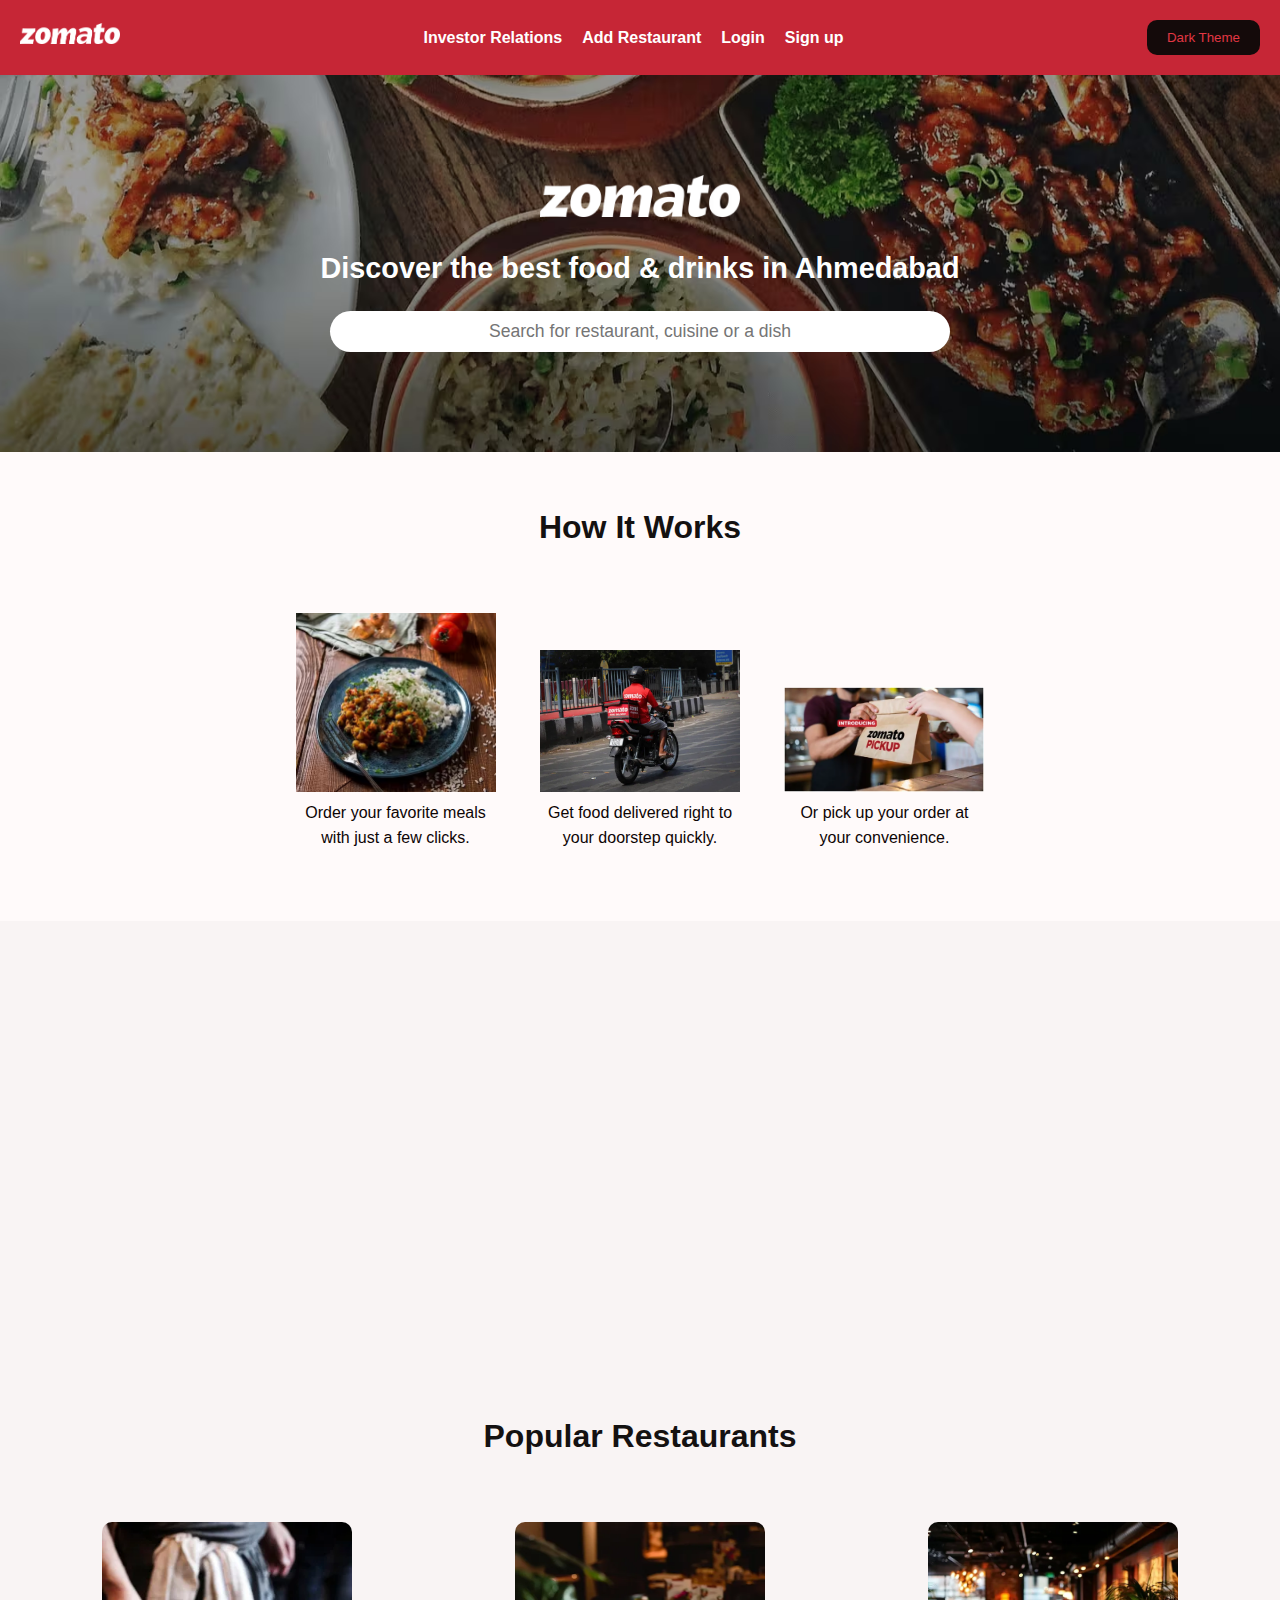
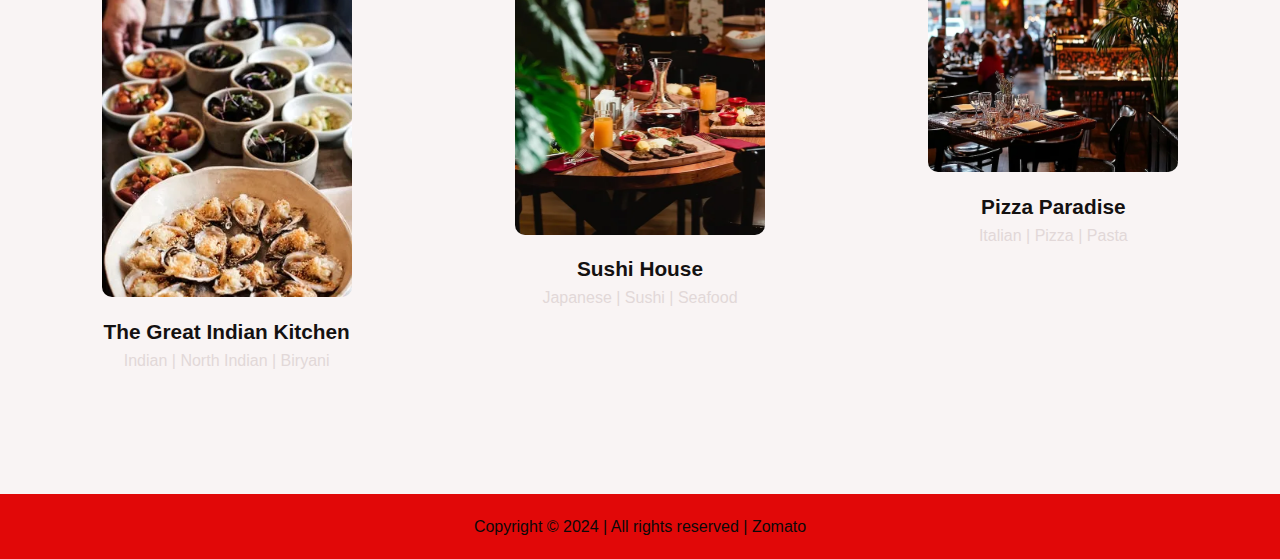
<file: index.html>
<!DOCTYPE html>
<html lang="en">
  <head>
    <meta charset="UTF-8" />
    <meta name="viewport" content="width=device-width, initial-scale=1.0" />
    <title>Zomato - Order Food Online</title>
    <link rel="stylesheet" href="css/style.css" />
  </head>
  <body>
    <header>
      <div class="logo">
        <img
          src="img.png/zomato-logo.png"
          class="high-res-image"
          alt="Zomato Logo"
          aria-hidden="true"
        />
      </div>
      <nav>
        <ul class="nav-list">
          <li><a href="/investor.html" target="_blank">Investor Relations</a></li>
          <li><a href="/Add Restaurant.html" target="_blank">Add Restaurant</a></li>
          <li><a href="/Login.html" target="_blank">Login</a></li>
          <li><a href="/sign up.html" target="_blank">Sign up</a></li>
        </ul>
      </nav>
      <button id="theme-toggle" class="theme-toggle">Dark Theme</button>
    </header>

    <main>
      <section class="hero-section">
        <img
          src="img.png/zomato-logo.png"
          class="main-logo"
          alt="Zomato Logo"
          aria-hidden="true"
        />
        <p class="intro-text">Discover the best food & drinks in Ahmedabad</p>
        <input
          type="text"
          placeholder="Search for restaurant, cuisine or a dish"
          class="search-input"
        />
      </section>

      <section class="services-section">
        <h2>How It Works</h2>
        <div class="service">
          <img src="img.png/order online.png" alt="Order Online" />
          <p>Order your favorite meals with just a few clicks.</p>
        </div>
        <div class="service">
          <img src="img.png/zomatodelivery.png" alt="Delivery" />
          <p>Get food delivered right to your doorstep quickly.</p>
        </div>
        <div class="service">
          <img src="img.png/zomato-pickup.png" alt="Pick Up" />
          <p>Or pick up your order at your convenience.</p>
        </div>
      </section>

      <section>
        <div class="video-container">
          <iframe
            width="560"
            height="315"
            src="https://www.youtube.com/embed/UHJ7a8n_LZs?si=P-lwdBun_JDwEAP1"
            title="YouTube video player"
            frameborder="0"
            allow="accelerometer; autoplay; clipboard-write; encrypted-media; gyroscope; picture-in-picture; web-share"
            referrerpolicy="strict-origin-when-cross-origin"
            allowfullscreen
          ></iframe>
        </div>
      </section>

      <section class="popular-section">
        <h2>Popular Restaurants</h2>
        <div class="restaurant-list">
          <div class="restaurant">
            <img src="img.png/restaurant.png" alt="Restaurant 1" />
            <h3>The Great Indian Kitchen</h3>
            <p>Indian | North Indian | Biryani</p>
          </div>
          <div class="restaurant">
            <img src="img.png/restaurant2.png" alt="Restaurant 2" />
            <h3>Sushi House</h3>
            <p>Japanese | Sushi | Seafood</p>
          </div>
          <div class="restaurant">
            <img src="img.png/restaurant3.png" alt="Restaurant 3" />
            <h3>Pizza Paradise</h3>
            <p>Italian | Pizza | Pasta</p>
          </div>
        </div>
      </section>
    </main>

    <footer>
      <p>Copyright &copy; 2024 | All rights reserved | Zomato</p>
    </footer>

    <script src="js/script.js"></script>
  </body>
</html>
</file>
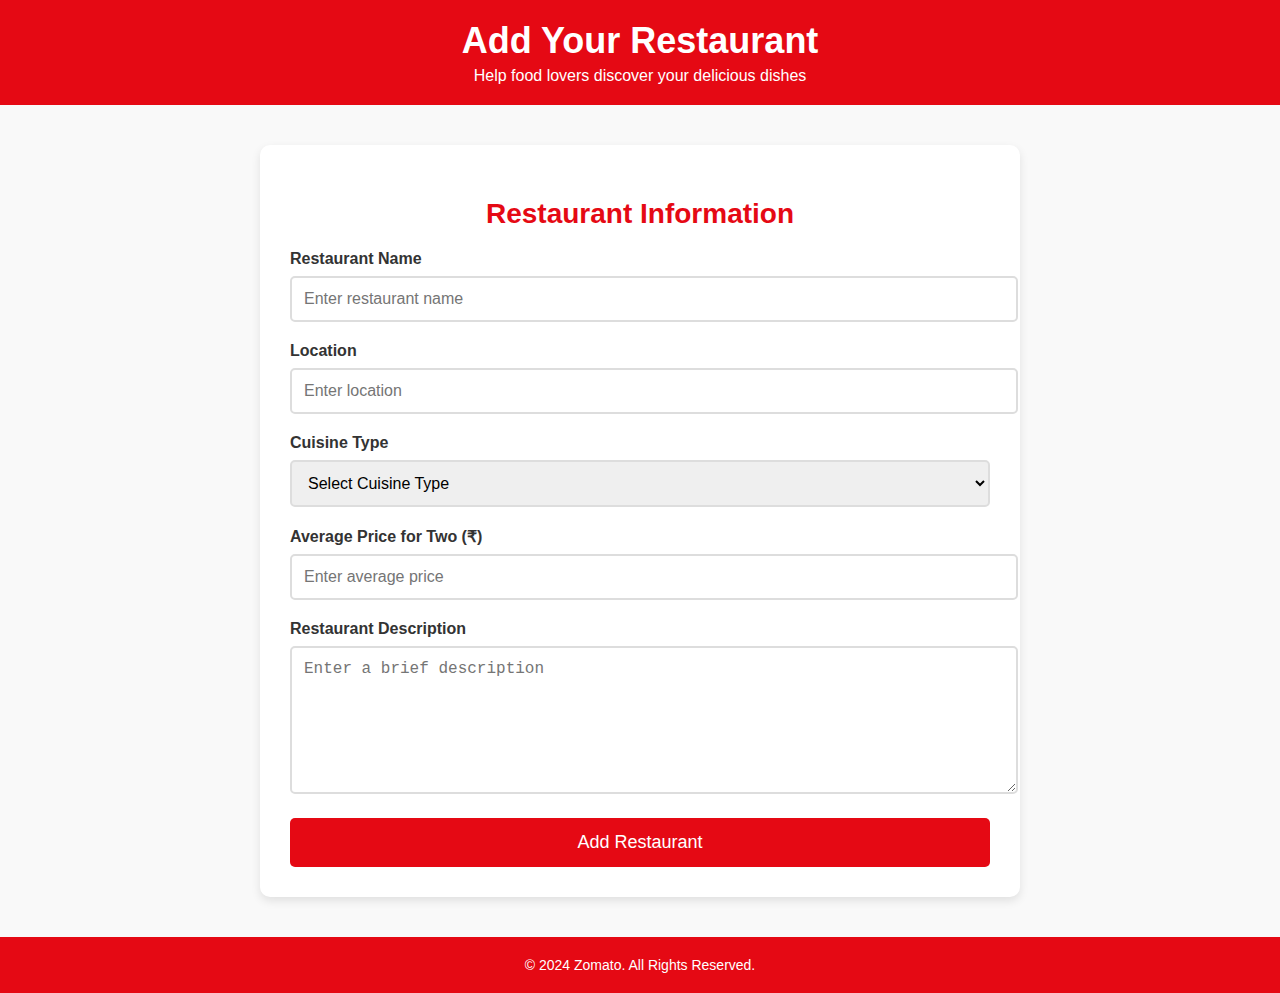
<file: Add Restaurant.html>
<!DOCTYPE html>
<html lang="en">
<head>
    <meta charset="UTF-8">
    <meta name="viewport" content="width=device-width, initial-scale=1.0">
    <title>Add Restaurant | Zomato</title>
    <style>
        /* General Styles */
        body {
            font-family: 'Arial', sans-serif;
            margin: 0;
            padding: 0;
            background-color: #f9f9f9;
            color: #333;
        }

        /* Header Styles */
        header {
            background-color: #e50914;
            color: white;
            padding: 20px;
            text-align: center;
        }

        header h1 {
            margin: 0;
            font-size: 36px;
        }

        header p {
            margin: 5px 0 0;
            font-size: 16px;
        }

        /* Form Container */
        .form-container {
            background-color: #fff;
            padding: 30px;
            margin: 40px auto;
            width: 80%;
            max-width: 700px;
            border-radius: 10px;
            box-shadow: 0 4px 10px rgba(0, 0, 0, 0.1);
        }

        .form-container h2 {
            text-align: center;
            color: #e50914;
            margin-bottom: 20px;
            font-size: 28px;
        }

        .form-group {
            margin-bottom: 20px;
        }

        .form-group label {
            font-weight: bold;
            color: #333;
            display: block;
            margin-bottom: 8px;
        }

        .form-group input, 
        .form-group textarea, 
        .form-group select {
            width: 100%;
            padding: 12px;
            border: 2px solid #ddd;
            border-radius: 5px;
            font-size: 16px;
        }

        .form-group textarea {
            resize: vertical;
            height: 120px;
        }

        .form-group input:focus, 
        .form-group textarea:focus, 
        .form-group select:focus {
            border-color: #e50914;
            outline: none;
        }

        /* Submit Button */
        .submit-btn {
            width: 100%;
            padding: 14px;
            background-color: #e50914;
            color: white;
            font-size: 18px;
            border: none;
            border-radius: 5px;
            cursor: pointer;
            transition: background-color 0.3s ease;
        }

        .submit-btn:hover {
            background-color: #b00810;
        }

        /* Footer */
        footer {
            background-color: #e50914;
            color: white;
            text-align: center;
            padding: 20px;
            margin-top: 40px;
        }

        footer p {
            margin: 0;
            font-size: 14px;
        }

        /* Responsive Design */
        @media (max-width: 768px) {
            .form-container {
                width: 95%;
            }

            header h1 {
                font-size: 28px;
            }
        }
    </style>
</head>
<body>

    <!-- Header -->
    <header>
        <h1>Add Your Restaurant</h1>
        <p>Help food lovers discover your delicious dishes</p>
    </header>

    <!-- Form Container -->
    <div class="form-container">
        <h2>Restaurant Information</h2>
        <form action="/submit-restaurant" method="POST">
            <!-- Restaurant Name -->
            <div class="form-group">
                <label for="restaurant-name">Restaurant Name</label>
                <input type="text" id="restaurant-name" name="restaurant_name" placeholder="Enter restaurant name" required>
            </div>

            <!-- Location -->
            <div class="form-group">
                <label for="restaurant-location">Location</label>
                <input type="text" id="restaurant-location" name="restaurant_location" placeholder="Enter location" required>
            </div>

            <!-- Cuisine Type -->
            <div class="form-group">
                <label for="cuisine-type">Cuisine Type</label>
                <select id="cuisine-type" name="cuisine_type" required>
                    <option value="" disabled selected>Select Cuisine Type</option>
                    <option value="Indian">Indian</option>
                    <option value="Chinese">Chinese</option>
                    <option value="Italian">Italian</option>
                    <option value="Mexican">Mexican</option>
                    <option value="Thai">Thai</option>
                    <option value="American">American</option>
                </select>
            </div>

            <!-- Average Price for Two -->
            <div class="form-group">
                <label for="average-price">Average Price for Two (₹)</label>
                <input type="number" id="average-price" name="average_price" placeholder="Enter average price" required>
            </div>

            <!-- Description -->
            <div class="form-group">
                <label for="description">Restaurant Description</label>
                <textarea id="description" name="restaurant_description" placeholder="Enter a brief description" required></textarea>
            </div>

            <!-- Submit Button -->
            <button type="submit" class="submit-btn">Add Restaurant</button>
        </form>
    </div>

    <!-- Footer -->
    <footer>
        <p>&copy; 2024 Zomato. All Rights Reserved.</p>
    </footer>

</body>
</html>
</file>
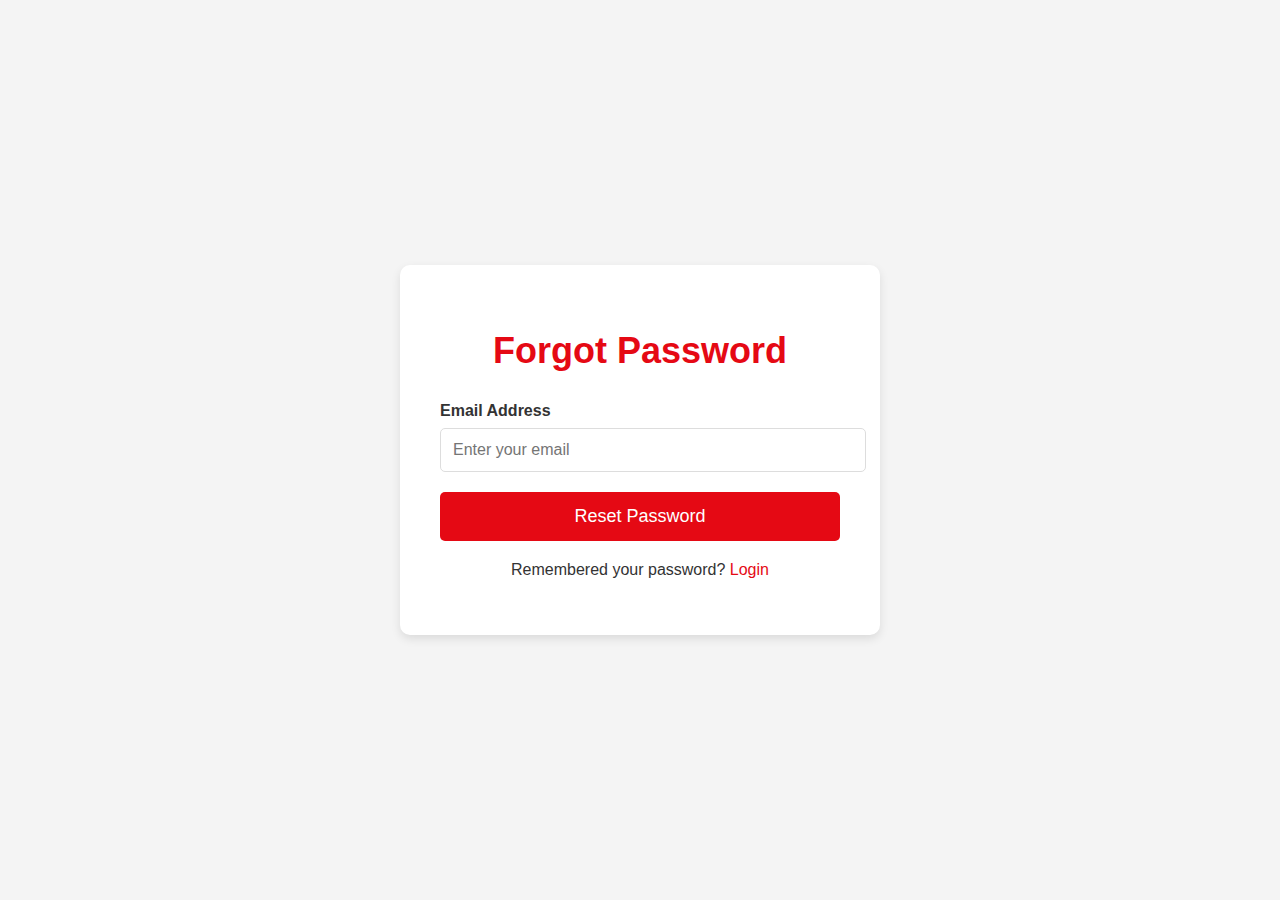
<file: forgot password.html>
<!DOCTYPE html>
<html lang="en">
<head>
    <meta charset="UTF-8">
    <meta name="viewport" content="width=device-width, initial-scale=1.0">
    <title>Forgot Password | Zomato</title>
    <style>
        /* General Styles */
        body {
            font-family: 'Arial', sans-serif;
            margin: 0;
            padding: 0;
            background-color: #f4f4f4;
            display: flex;
            justify-content: center;
            align-items: center;
            height: 100vh;
            color: #333;
        }

        /* Forgot Password Container */
        .forgot-password-container {
            background-color: white;
            padding: 40px;
            border-radius: 10px;
            box-shadow: 0 4px 10px rgba(0, 0, 0, 0.1);
            width: 100%;
            max-width: 400px;
            text-align: center;
        }

        /* Header Styles */
        .forgot-password-header {
            margin-bottom: 30px;
        }

        .forgot-password-header h1 {
            font-size: 36px;
            color: #e50914;
        }

        /* Form Styles */
        .form-group {
            margin-bottom: 20px;
            text-align: left;
        }

        .form-group label {
            display: block;
            font-weight: bold;
            margin-bottom: 8px;
            color: #333;
        }

        .form-group input {
            width: 100%;
            padding: 12px;
            border: 1px solid #ddd;
            border-radius: 5px;
            font-size: 16px;
        }

        .form-group input:focus {
            border-color: #e50914;
            outline: none;
        }

        /* Submit Button */
        .submit-btn {
            width: 100%;
            padding: 14px;
            background-color: #e50914;
            color: white;
            border: none;
            border-radius: 5px;
            font-size: 18px;
            cursor: pointer;
            transition: background-color 0.3s ease;
        }

        .submit-btn:hover {
            background-color: #b00810;
        }

        /* Additional Links */
        .footer-links {
            margin-top: 20px;
        }

        .footer-links a {
            color: #e50914;
            text-decoration: none;
        }

        .footer-links a:hover {
            text-decoration: underline;
        }

        /* Responsive Design */
        @media (max-width: 768px) {
            .forgot-password-container {
                padding: 30px;
                width: 90%;
            }

            .forgot-password-header h1 {
                font-size: 28px;
            }
        }
    </style>
</head>
<body>

    <!-- Forgot Password Form Container -->
    <div class="forgot-password-container">
        <div class="forgot-password-header">
            <h1>Forgot Password</h1>
        </div>

        <!-- Forgot Password Form -->
        <form action="/submit-forgot-password" method="POST">
            <div class="form-group">
                <label for="email">Email Address</label>
                <input type="email" id="email" name="email" placeholder="Enter your email" required>
            </div>

            <!-- Submit Button -->
            <button type="submit" class="submit-btn">Reset Password</button>
        </form>

        <!-- Footer Links -->
        <div class="footer-links">
            <p>Remembered your password? <a href="/login.html">Login</a></p>
        </div>
    </div>

</body>
</html>
</file>
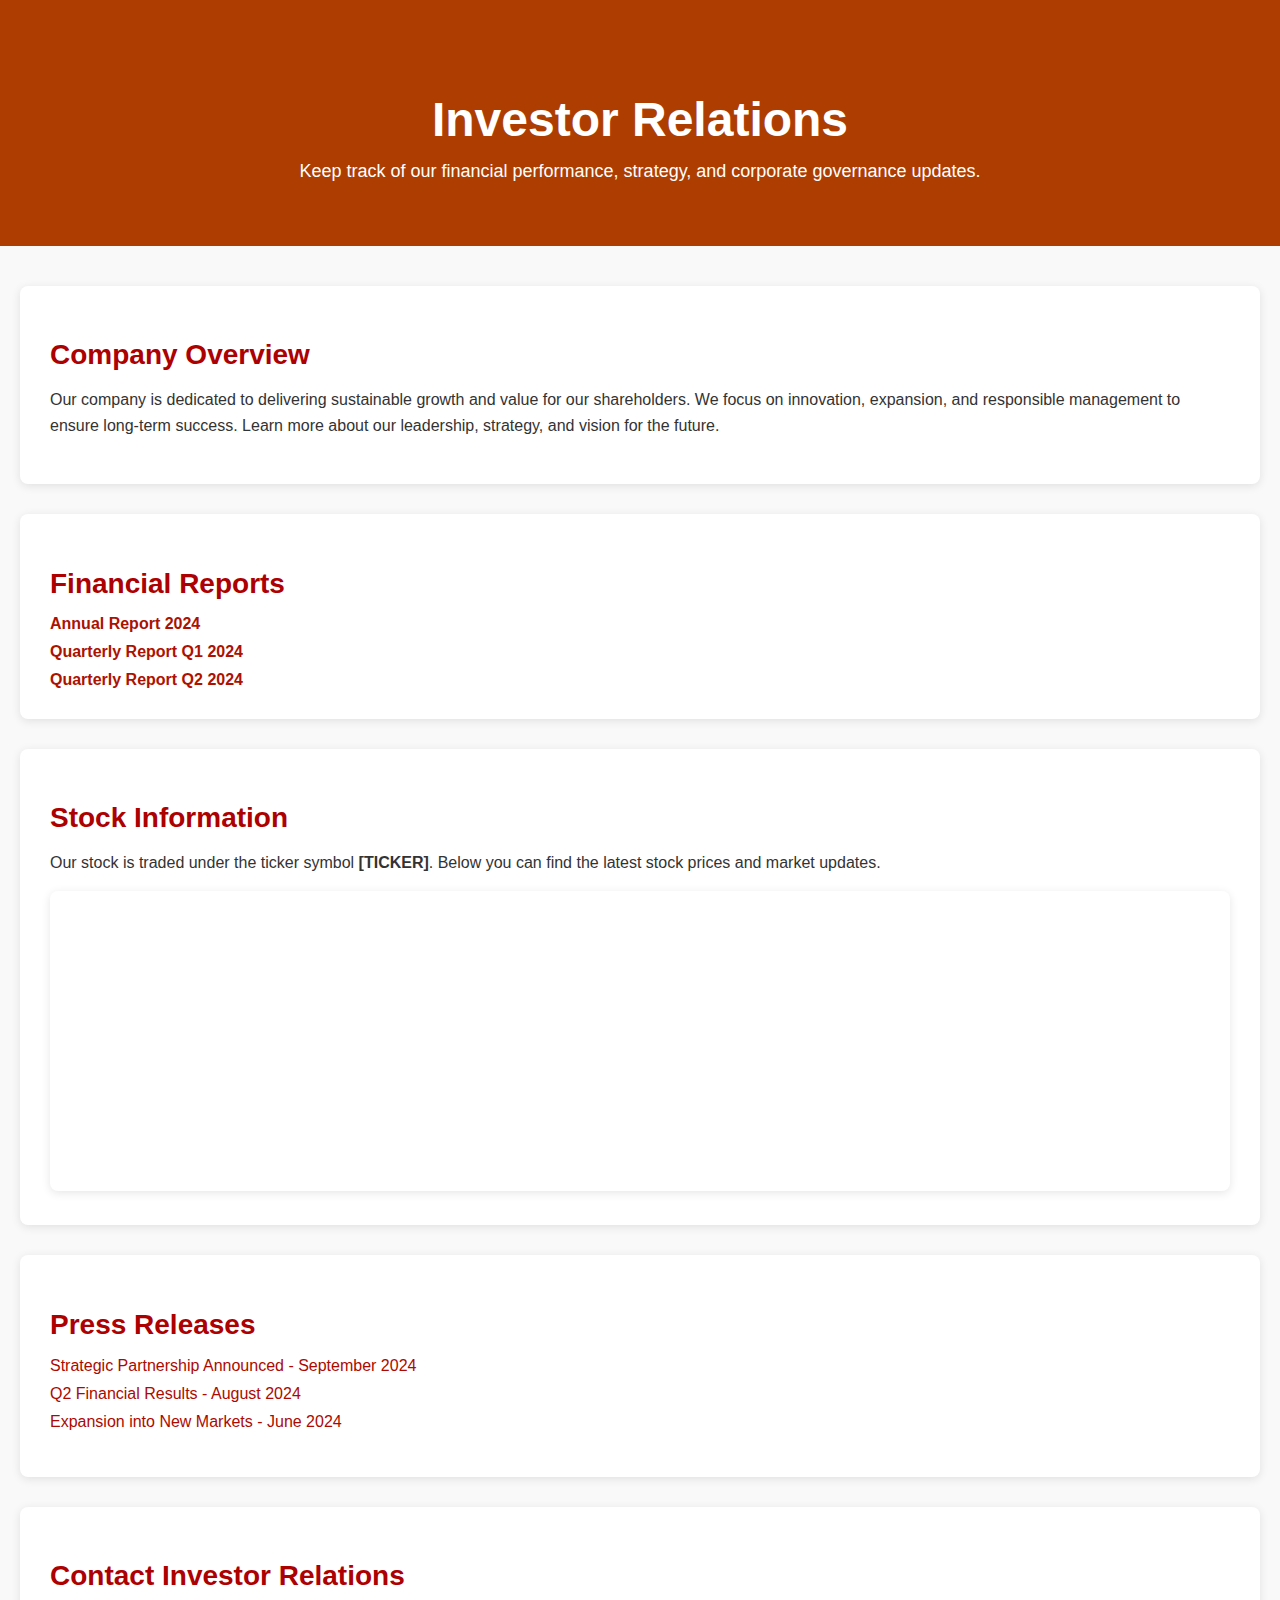
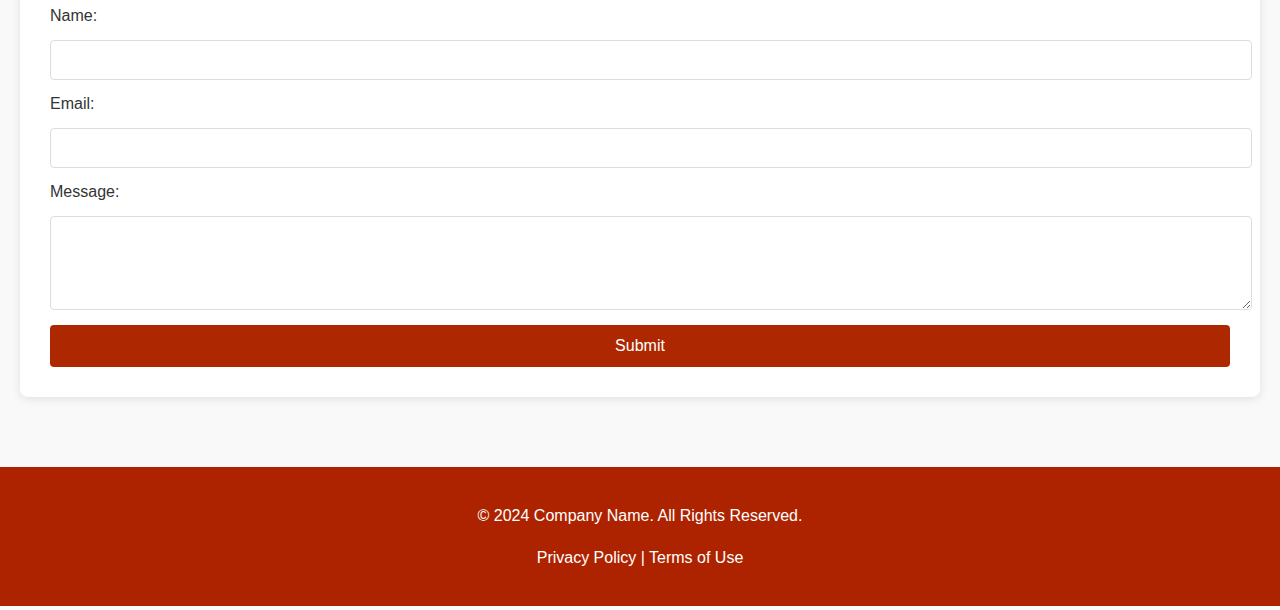
<file: investor.html>
<!DOCTYPE html>
<html lang="en">
<head>
    <meta charset="UTF-8">
    <meta name="viewport" content="width=device-width, initial-scale=1.0">
    <title>Investor Relations | Company Name</title>
    <style>
        /* General Styles */
        body {
            font-family: 'Arial', sans-serif;
            margin: 0;
            padding: 0;
            background-color: #f9f9f9;
            color: #333;
        }

        /* Header Styles */
        header {
            background-color: #ad3d00;
            color: #fff;
            padding: 60px 20px;
            text-align: center;
        }

        .header-container h1 {
            font-size: 48px;
            margin-bottom: 10px;
        }

        .header-container p {
            font-size: 18px;
            margin: 0;
        }

        /* Main Content Styles */
        main {
            padding: 40px 20px;
        }

        .content-block {
            background-color: #fff;
            padding: 30px;
            margin-bottom: 30px;
            box-shadow: 0 2px 10px rgba(0, 0, 0, 0.1);
            border-radius: 8px;
        }

        h2 {
            font-size: 28px;
            color: #ad0000;
            margin-bottom: 15px;
        }

        p {
            font-size: 16px;
            line-height: 1.6;
        }

        /* Report Links */
        .report-links {
            display: flex;
            flex-direction: column;
            gap: 10px;
        }

        .report-links a {
            color: #ad1100;
            text-decoration: none;
            font-weight: bold;
        }

        .report-links a:hover {
            text-decoration: underline;
        }

        /* Stock Widget */
        .stock-widget iframe {
            border: none;
            border-radius: 8px;
            box-shadow: 0 2px 10px rgba(0, 0, 0, 0.1);
        }

        /* Press Releases */
        .press-releases ul {
            list-style-type: none;
            padding: 0;
        }

        .press-releases li {
            margin-bottom: 10px;
        }

        .press-releases a {
            color: #ad0900;
            text-decoration: none;
        }

        .press-releases a:hover {
            text-decoration: underline;
        }

        /* Contact Form */
        form {
            display: flex;
            flex-direction: column;
            gap: 15px;
        }

        input, textarea {
            padding: 10px;
            border: 1px solid #ddd;
            border-radius: 4px;
            font-size: 16px;
            width: 100%;
        }

        button {
            padding: 12px 20px;
            background-color: #ad2800;
            color: white;
            border: none;
            border-radius: 4px;
            font-size: 16px;
            cursor: pointer;
        }

        button:hover {
            background-color: #e20b03f6;
        }

        /* Footer Styles */
        footer {
            background-color: #ad2300;
            color: white;
            padding: 20px;
            text-align: center;
        }

        .footer-container a {
            color: #fff;
            text-decoration: none;
        }

        .footer-container a:hover {
            text-decoration: underline;
        }

        /* Responsive Design */
        @media (max-width: 768px) {
            header, main, footer {
                padding: 20px;
            }

            h1 {
                font-size: 36px;
            }

            h2 {
                font-size: 24px;
            }
        }
    </style>
</head>
<body>
    <header>
        <div class="header-container">
            <h1>Investor Relations</h1>
            <p>Keep track of our financial performance, strategy, and corporate governance updates.</p>
        </div>
    </header>

    <main>
        <!-- Company Overview Section -->
        <section class="company-overview content-block">
            <h2>Company Overview</h2>
            <p>Our company is dedicated to delivering sustainable growth and value for our shareholders. We focus on innovation, expansion, and responsible management to ensure long-term success. Learn more about our leadership, strategy, and vision for the future.</p>
        </section>

        <!-- Financial Reports Section -->
        <section class="financial-reports content-block">
            <h2>Financial Reports</h2>
            <div class="report-links">
                <a href="annual-report-2024.pdf" target="_blank">Annual Report 2024</a>
                <a href="quarterly-report-Q1-2024.pdf" target="_blank">Quarterly Report Q1 2024</a>
                <a href="quarterly-report-Q2-2024.pdf" target="_blank">Quarterly Report Q2 2024</a>
            </div>
        </section>

        <!-- Stock Information Section -->
        <section class="stock-info content-block">
            <h2>Stock Information</h2>
            <p>Our stock is traded under the ticker symbol <strong>[TICKER]</strong>. Below you can find the latest stock prices and market updates.</p>
            <div class="stock-widget">
                <iframe src="https://widget.finance.com/stock-widget.html?ticker=[TICKER]" width="100%" height="300"></iframe>
            </div>
        </section>

        <!-- Press Releases Section -->
        <section class="press-releases content-block">
            <h2>Press Releases</h2>
            <ul>
                <li><a href="press-release-1.html">Strategic Partnership Announced - September 2024</a></li>
                <li><a href="press-release-2.html">Q2 Financial Results - August 2024</a></li>
                <li><a href="press-release-3.html">Expansion into New Markets - June 2024</a></li>
            </ul>
        </section>

        <!-- Investor Contact Section -->
        <section class="investor-contact content-block">
            <h2>Contact Investor Relations</h2>
            <form action="/submit-investor-query" method="post">
                <label for="name">Name:</label>
                <input type="text" id="name" name="name" required>

                <label for="email">Email:</label>
                <input type="email" id="email" name="email" required>

                <label for="message">Message:</label>
                <textarea id="message" name="message" rows="4" required></textarea>

                <button type="submit">Submit</button>
            </form>
        </section>
    </main>

    <footer>
        <div class="footer-container">
            <p>&copy; 2024 Company Name. All Rights Reserved.</p>
            <p><a href="privacy-policy.html">Privacy Policy</a> | <a href="terms-of-use.html">Terms of Use</a></p>
        </div>
    </footer>
</body>
</html>
</file>
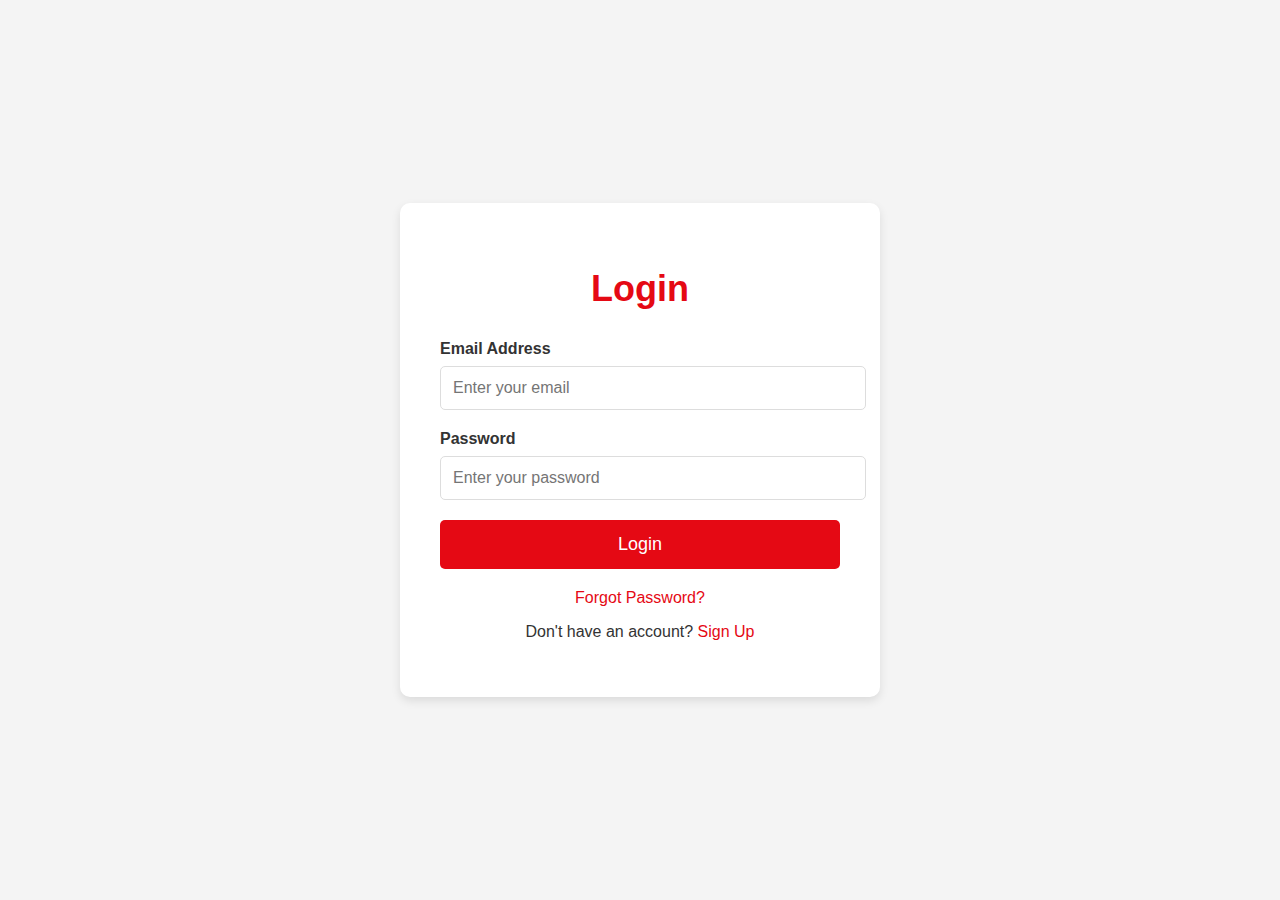
<file: login.html>
<!DOCTYPE html>
<html lang="en">
<head>
    <meta charset="UTF-8">
    <meta name="viewport" content="width=device-width, initial-scale=1.0">
    <title>Login | Zomato</title>
    <style>
        /* General Styles */
        body {
            font-family: 'Arial', sans-serif;
            margin: 0;
            padding: 0;
            background-color: #f4f4f4;
            display: flex;
            justify-content: center;
            align-items: center;
            height: 100vh;
            color: #333;
        }

        /* Login Container */
        .login-container {
            background-color: white;
            padding: 40px;
            border-radius: 10px;
            box-shadow: 0 4px 10px rgba(0, 0, 0, 0.1);
            width: 100%;
            max-width: 400px;
            text-align: center;
        }

        /* Header Styles */
        .login-header {
            margin-bottom: 30px;
        }

        .login-header h1 {
            font-size: 36px;
            color: #e50914;
        }

        /* Form Styles */
        .form-group {
            margin-bottom: 20px;
            text-align: left;
        }

        .form-group label {
            display: block;
            font-weight: bold;
            margin-bottom: 8px;
            color: #333;
        }

        .form-group input {
            width: 100%;
            padding: 12px;
            border: 1px solid #ddd;
            border-radius: 5px;
            font-size: 16px;
        }

        .form-group input:focus {
            border-color: #e50914;
            outline: none;
        }

        /* Submit Button */
        .submit-btn {
            width: 100%;
            padding: 14px;
            background-color: #e50914;
            color: white;
            border: none;
            border-radius: 5px;
            font-size: 18px;
            cursor: pointer;
            transition: background-color 0.3s ease;
        }

        .submit-btn:hover {
            background-color: #b00810;
        }

        /* Additional Links */
        .login-footer {
            margin-top: 20px;
        }

        .login-footer a {
            color: #e50914;
            text-decoration: none;
        }

        .login-footer a:hover {
            text-decoration: underline;
        }

        /* Responsive Design */
        @media (max-width: 768px) {
            .login-container {
                padding: 30px;
                width: 90%;
            }

            .login-header h1 {
                font-size: 28px;
            }
        }
    </style>
</head>
<body>

    <!-- Login Form Container -->
    <div class="login-container">
        <div class="login-header">
            <h1>Login</h1>
        </div>

        <!-- Login Form -->
        <form action="/submit-login" method="POST">
            <div class="form-group">
                <label for="email">Email Address</label>
                <input type="email" id="email" name="email" placeholder="Enter your email" required>
            </div>
            
            <div class="form-group">
                <label for="password">Password</label>
                <input type="password" id="password" name="password" placeholder="Enter your password" required>
            </div>

            <!-- Submit Button -->
            <button type="submit" class="submit-btn">Login</button>
        </form>

        <!-- Footer Links -->
        <div class="login-footer">
            <p><a href="/forgot password.html">Forgot Password?</a></p>
            <p>Don't have an account? <a href="/sign up.html">Sign Up</a></p>
        </div>
    </div>

</body>
</html>
</file>
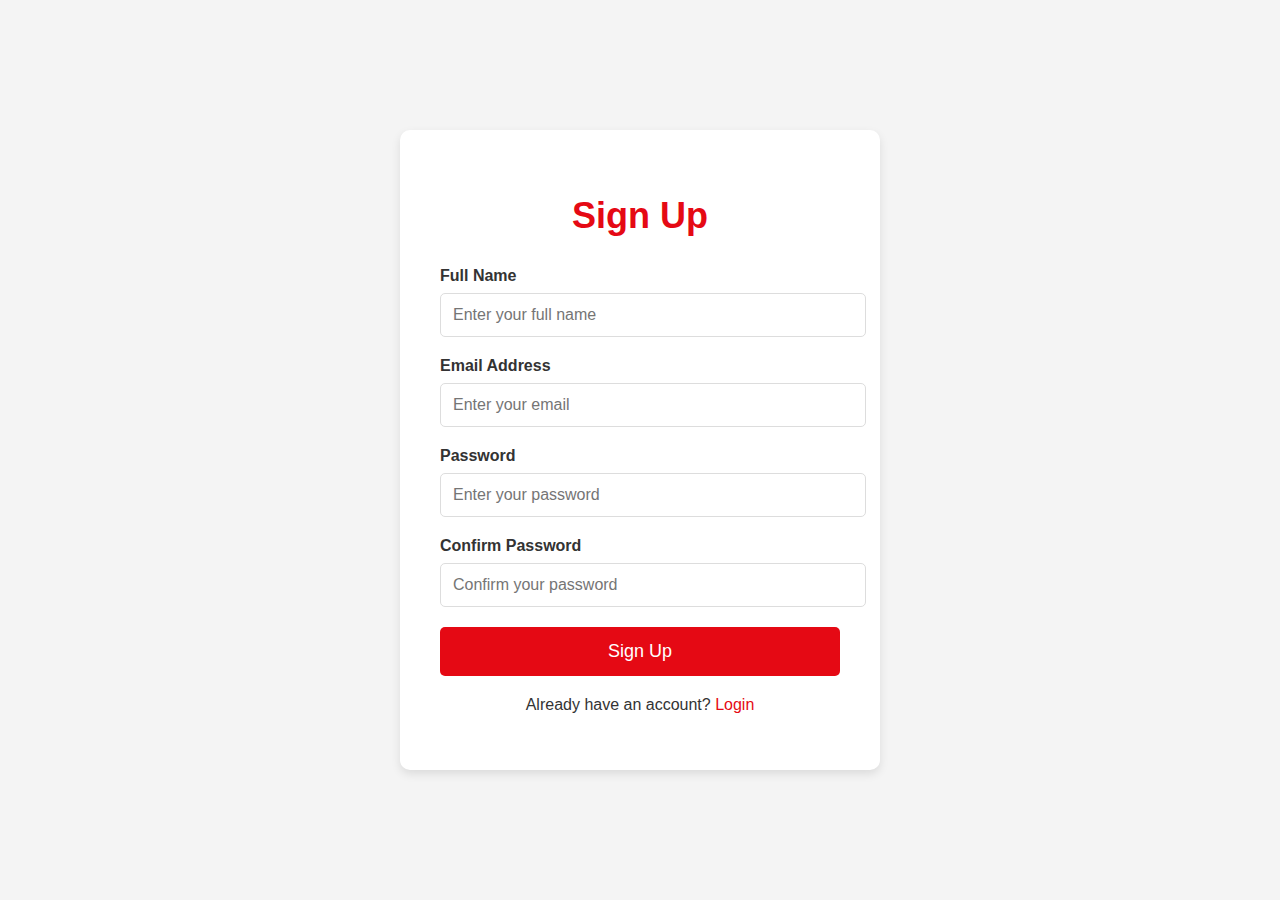
<file: sign up.html>
<!DOCTYPE html>
<html lang="en">
<head>
    <meta charset="UTF-8">
    <meta name="viewport" content="width=device-width, initial-scale=1.0">
    <title>Sign Up | Zomato</title>
    <style>
        /* General Styles */
        body {
            font-family: 'Arial', sans-serif;
            margin: 0;
            padding: 0;
            background-color: #f4f4f4;
            display: flex;
            justify-content: center;
            align-items: center;
            height: 100vh;
            color: #333;
        }

        /* Sign-up Container */
        .signup-container {
            background-color: white;
            padding: 40px;
            border-radius: 10px;
            box-shadow: 0 4px 10px rgba(0, 0, 0, 0.1);
            width: 100%;
            max-width: 400px;
            text-align: center;
        }

        /* Header Styles */
        .signup-header {
            margin-bottom: 30px;
        }

        .signup-header h1 {
            font-size: 36px;
            color: #e50914;
        }

        /* Form Styles */
        .form-group {
            margin-bottom: 20px;
            text-align: left;
        }

        .form-group label {
            display: block;
            font-weight: bold;
            margin-bottom: 8px;
            color: #333;
        }

        .form-group input {
            width: 100%;
            padding: 12px;
            border: 1px solid #ddd;
            border-radius: 5px;
            font-size: 16px;
        }

        .form-group input:focus {
            border-color: #e50914;
            outline: none;
        }

        /* Submit Button */
        .submit-btn {
            width: 100%;
            padding: 14px;
            background-color: #e50914;
            color: white;
            border: none;
            border-radius: 5px;
            font-size: 18px;
            cursor: pointer;
            transition: background-color 0.3s ease;
        }

        .submit-btn:hover {
            background-color: #b00810;
        }

        /* Additional Links */
        .signup-footer {
            margin-top: 20px;
        }

        .signup-footer a {
            color: #e50914;
            text-decoration: none;
        }

        .signup-footer a:hover {
            text-decoration: underline;
        }

        /* Responsive Design */
        @media (max-width: 768px) {
            .signup-container {
                padding: 30px;
                width: 90%;
            }

            .signup-header h1 {
                font-size: 28px;
            }
        }
    </style>
</head>
<body>

    <!-- Sign-up Form Container -->
    <div class="signup-container">
        <div class="signup-header">
            <h1>Sign Up</h1>
        </div>

        <!-- Sign-up Form -->
        <form action="/submit-signup" method="POST">
            <div class="form-group">
                <label for="name">Full Name</label>
                <input type="text" id="name" name="full_name" placeholder="Enter your full name" required>
            </div>
            
            <div class="form-group">
                <label for="email">Email Address</label>
                <input type="email" id="email" name="email" placeholder="Enter your email" required>
            </div>
            
            <div class="form-group">
                <label for="password">Password</label>
                <input type="password" id="password" name="password" placeholder="Enter your password" required>
            </div>

            <div class="form-group">
                <label for="confirm-password">Confirm Password</label>
                <input type="password" id="confirm-password" name="confirm_password" placeholder="Confirm your password" required>
            </div>

            <!-- Submit Button -->
            <button type="submit" class="submit-btn">Sign Up</button>
        </form>

        <!-- Footer Links -->
        <div class="signup-footer">
            <p>Already have an account? <a href="/login.html">Login</a></p>
        </div>
    </div>

</body>
</html>
</file>
<file: css/style.css>
/* General Reset */
* {
  margin: 0;
  padding: 0;
  box-sizing: border-box;
  font-family: 'Arial', sans-serif;
}

body {
  background-color: rgb(249, 244, 244); /* Light background color */
  color: #141111; /* Default text color for light mode */
  line-height: 1.6;
  transition: background-color 0.33s, color 0.3s;
}

/* Dark Mode */
body.dark {
  background-color: #121212;
  color: #e0e0e0;
}

/* Header */
header {
  background-color: #c62636;
  padding: 20px;
  display: flex;
  justify-content: space-between;
  align-items: center;
}

.logo img {
  width: 100px;
}

.nav-list {
  list-style: none;
  display: flex;
  gap: 20px;
}

.nav-list li a {
  color: white;
  text-decoration: none;
  font-weight: bold;
}

.nav-list li a:hover {
  text-decoration: underline;
}

.theme-toggle {
  padding: 10px 20px;
  background-color: #140a0a;
  color: #e23744;
  border: none; /* Removed border value for consistent styling */
  cursor: pointer;
  border-radius: 10px;
}

.theme-toggle:hover {
  background-color: #b50f03;
  color: rgb(11, 9, 9);
}

/* Hero Section */
.hero-section {
  background-image: url('/img.png/bgimage.png');
  background-size: cover;
  background-position: center;
  text-align: center;
  padding: 100px 20px;
  color: white;
}

.main-logo {
  width: 200px;
  margin-bottom: 20px;
}

.intro-text {
  font-size: 1.8rem;
  font-weight: bold;
}

.search-input {
  width: 50%;
  padding: 10px;
  border-radius: 25px;
  border: none;
  outline: none;
  font-size: 1.1rem;
  margin-top: 20px;
  text-align: center;
}

/* Services Section */
.services-section {
  text-align: center;
  padding: 50px 20px;
  background-color: #fffafa; /* Light mode color */
}

.services-section h2 {
  font-size: 2rem;
  margin-bottom: 40px;
}

.service {
  display: inline-block;
  width: 200px;
  margin: 20px;
  text-align: center;
}

.service img {
  width: 100%;
  transition: transform 0.3s;
}

.service img:hover {
  transform: scale(1.1);
}

.service p {
  font-size: 1rem;
  color: #0d0404;
}

/* Popular Restaurants Section */
.popular-section {
  padding: 50px 20px;
  text-align: center;
}

.popular-section h2 {
  font-size: 2rem;
  margin-bottom: 40px;
}

.video-container {
  display: flex;
  justify-content: center;
  align-items: center;
  margin: 20px;
}

.video-container iframe {
  max-width: 100%;
  height: 400px;
}

.restaurant-list {
  display: flex;
  justify-content: space-around;
  flex-wrap: wrap;
}

.restaurant {
  width: 250px;
  text-align: center;
  margin: 20px;
}

.restaurant img {
  width: 100%;
  border-radius: 10px;
  transition: transform 0.3s;
}

.restaurant img:hover {
  transform: scale(1.1);
}

.restaurant h3 {
  font-size: 1.3rem;
  margin-top: 10px;
}

.restaurant p {
  color: #e2d8d8;
}

/* Footer */
footer {
  background-color: #e10808;
  color: rgb(11, 8, 8);
  text-align: center;
  padding: 20px;
  margin-top: 50px;
}

/* Dark Mode Styles */
body.dark .theme-toggle {
  background-color: #ac7277;
  color: rgb(28, 22, 22);
}

body.dark header {
  background-color: #d61414;
}

body.dark footer {
  background-color: #dc0d0d;
}

body.dark .services-section {
  background-color: #1f1f1f;
}
</file>
